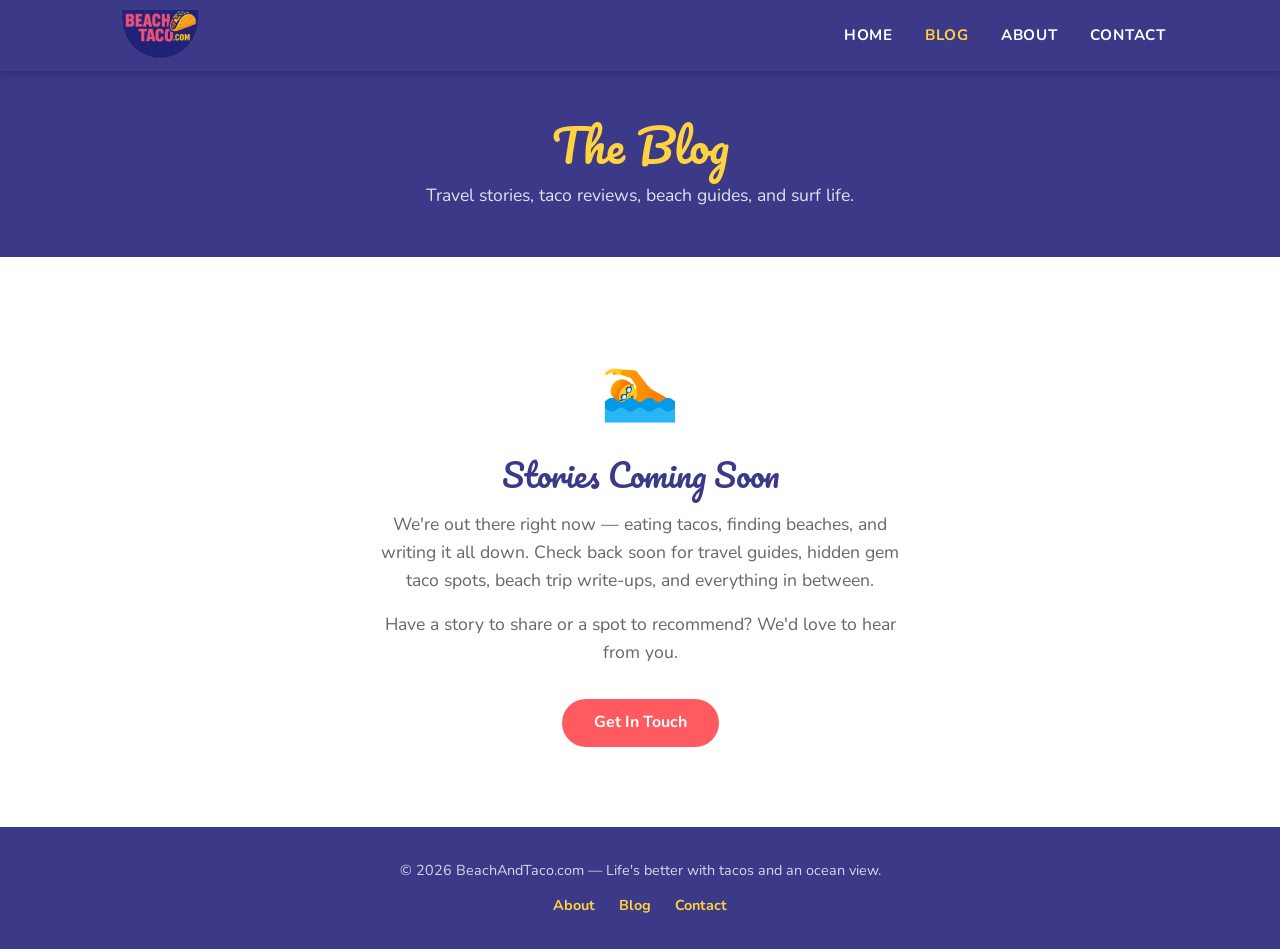
<file: blog/index.html>
<!DOCTYPE html>
<html lang="en">
<head>
  <meta charset="UTF-8">
  <meta name="viewport" content="width=device-width, initial-scale=1.0">
  <title>Blog — BeachAndTaco.com</title>
  <meta name="description" content="Travel stories, taco reviews, beach guides, and surf life — coming soon to BeachAndTaco.com.">
  <link rel="icon" type="image/png" href="../images/beachandtacoLogo.png">
  <link rel="preconnect" href="https://fonts.googleapis.com">
  <link rel="preconnect" href="https://fonts.gstatic.com" crossorigin>
  <link href="https://fonts.googleapis.com/css2?family=Pacifico&family=Nunito:wght@400;600;700&display=swap" rel="stylesheet">
  <link rel="stylesheet" href="../css/style.css">
</head>
<body>

  <header class="site-header">
    <div class="header-inner">
      <a href="../index.html">
        <img src="../images/beachandtacoLogo.png" alt="BeachAndTaco.com" class="logo">
      </a>
      <button class="nav-toggle" aria-label="Open menu">&#9776;</button>
      <nav class="site-nav">
        <ul>
          <li><a href="../index.html">Home</a></li>
          <li><a href="index.html" class="active">Blog</a></li>
          <li><a href="../about.html">About</a></li>
          <li><a href="../contact.html">Contact</a></li>
        </ul>
      </nav>
    </div>
  </header>

  <div class="page-hero">
    <h1>The Blog</h1>
    <p>Travel stories, taco reviews, beach guides, and surf life.</p>
  </div>

  <main>
    <div class="coming-soon">
      <div class="big-icon">&#127946;</div>
      <h2>Stories Coming Soon</h2>
      <p>We're out there right now — eating tacos, finding beaches, and writing it all down. Check back soon for travel guides, hidden gem taco spots, beach trip write-ups, and everything in between.</p>
      <p>Have a story to share or a spot to recommend? We'd love to hear from you.</p>
      <a href="../contact.html" class="btn-home">Get In Touch</a>
    </div>
  </main>

  <footer class="site-footer">
    <p>&copy; 2026 BeachAndTaco.com &mdash; Life's better with tacos and an ocean view.</p>
    <nav class="footer-nav">
      <a href="../about.html">About</a>
      <a href="index.html">Blog</a>
      <a href="../contact.html">Contact</a>
    </nav>
  </footer>

  <script src="../js/nav.js"></script>
</body>
</html>
</file>
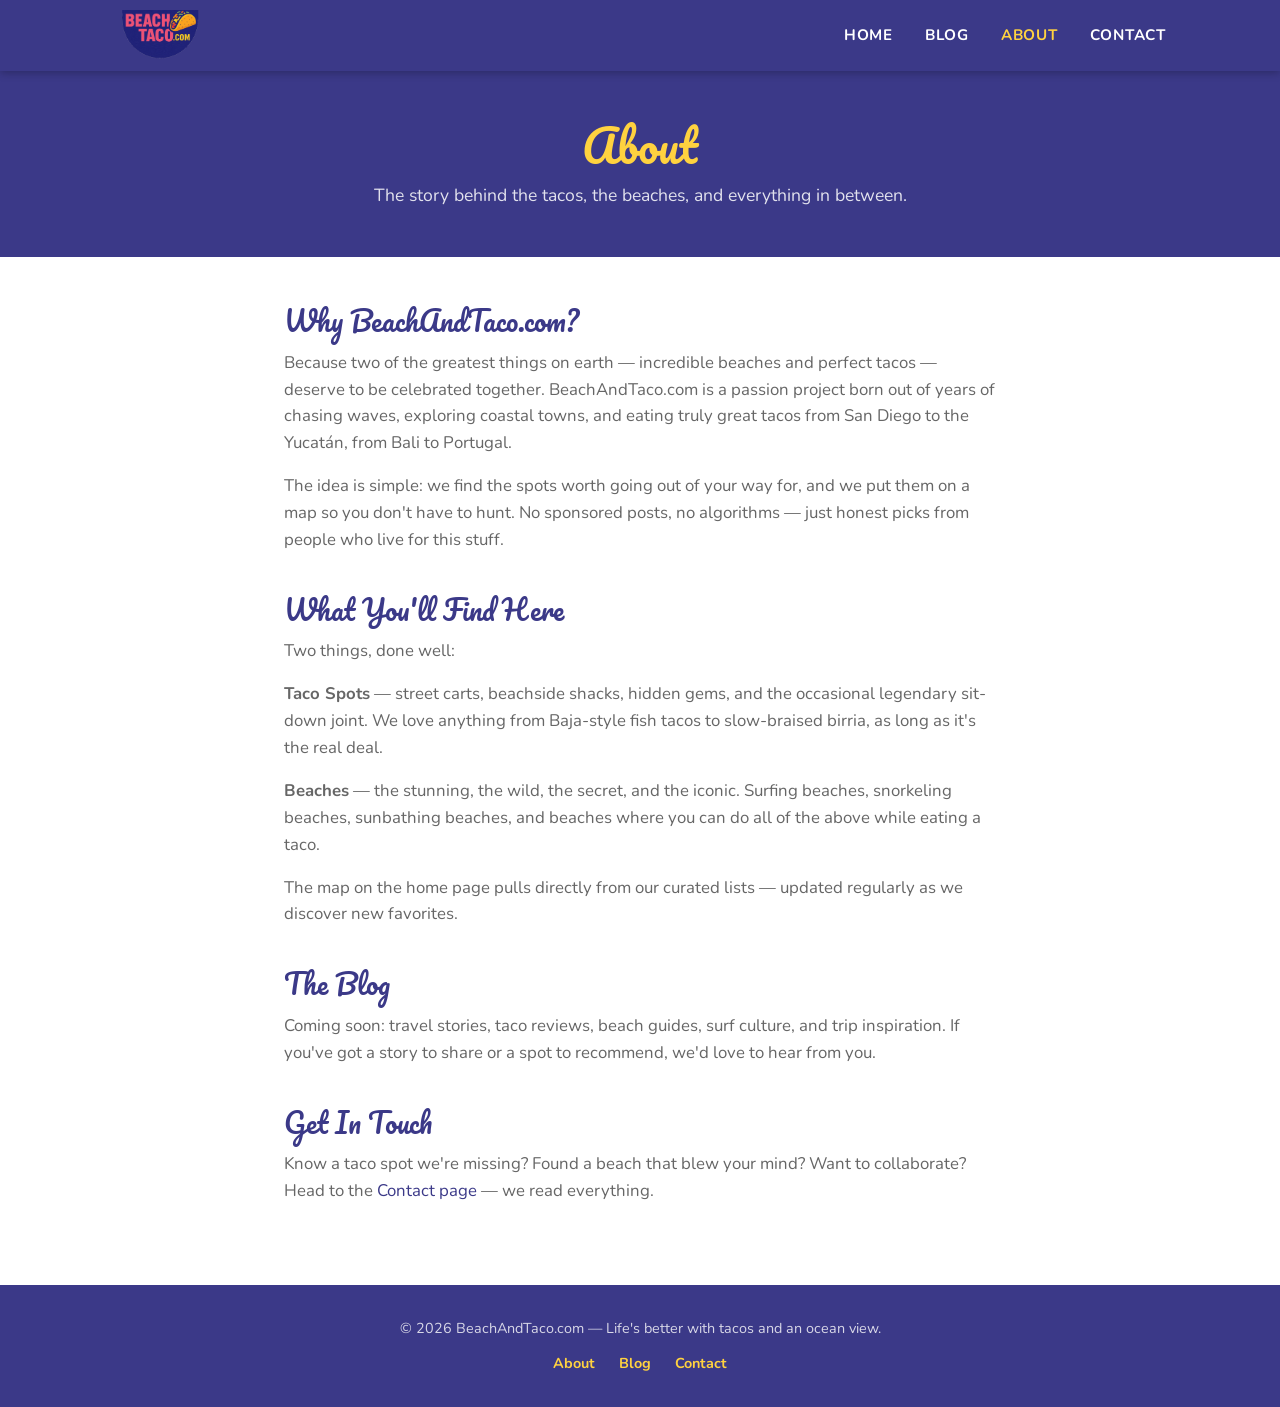
<file: about.html>
<!DOCTYPE html>
<html lang="en">
<head>
  <meta charset="UTF-8">
  <meta name="viewport" content="width=device-width, initial-scale=1.0">
  <title>About — BeachAndTaco.com</title>
  <meta name="description" content="The story behind BeachAndTaco.com — a global guide to the best beaches and taco spots on earth.">
  <link rel="icon" type="image/png" href="images/beachandtacoLogo.png">
  <link rel="preconnect" href="https://fonts.googleapis.com">
  <link rel="preconnect" href="https://fonts.gstatic.com" crossorigin>
  <link href="https://fonts.googleapis.com/css2?family=Pacifico&family=Nunito:wght@400;600;700&display=swap" rel="stylesheet">
  <link rel="stylesheet" href="css/style.css">
</head>
<body>

  <header class="site-header">
    <div class="header-inner">
      <a href="index.html">
        <img src="images/beachandtacoLogo.png" alt="BeachAndTaco.com" class="logo">
      </a>
      <button class="nav-toggle" aria-label="Open menu">&#9776;</button>
      <nav class="site-nav">
        <ul>
          <li><a href="index.html">Home</a></li>
          <li><a href="blog/index.html">Blog</a></li>
          <li><a href="about.html" class="active">About</a></li>
          <li><a href="contact.html">Contact</a></li>
        </ul>
      </nav>
    </div>
  </header>

  <div class="page-hero">
    <h1>About</h1>
    <p>The story behind the tacos, the beaches, and everything in between.</p>
  </div>

  <main>
    <div class="about-content">

      <h2>Why BeachAndTaco.com?</h2>
      <p>Because two of the greatest things on earth — incredible beaches and perfect tacos — deserve to be celebrated together. BeachAndTaco.com is a passion project born out of years of chasing waves, exploring coastal towns, and eating truly great tacos from San Diego to the Yucatán, from Bali to Portugal.</p>
      <p>The idea is simple: we find the spots worth going out of your way for, and we put them on a map so you don't have to hunt. No sponsored posts, no algorithms — just honest picks from people who live for this stuff.</p>

      <h2>What You'll Find Here</h2>
      <p>Two things, done well:</p>
      <p><strong>Taco Spots</strong> — street carts, beachside shacks, hidden gems, and the occasional legendary sit-down joint. We love anything from Baja-style fish tacos to slow-braised birria, as long as it's the real deal.</p>
      <p><strong>Beaches</strong> — the stunning, the wild, the secret, and the iconic. Surfing beaches, snorkeling beaches, sunbathing beaches, and beaches where you can do all of the above while eating a taco.</p>
      <p>The map on the home page pulls directly from our curated lists — updated regularly as we discover new favorites.</p>

      <h2>The Blog</h2>
      <p>Coming soon: travel stories, taco reviews, beach guides, surf culture, and trip inspiration. If you've got a story to share or a spot to recommend, we'd love to hear from you.</p>

      <h2>Get In Touch</h2>
      <p>Know a taco spot we're missing? Found a beach that blew your mind? Want to collaborate? Head to the <a href="contact.html">Contact page</a> — we read everything.</p>

    </div>
  </main>

  <footer class="site-footer">
    <p>&copy; 2026 BeachAndTaco.com &mdash; Life's better with tacos and an ocean view.</p>
    <nav class="footer-nav">
      <a href="about.html">About</a>
      <a href="blog/index.html">Blog</a>
      <a href="contact.html">Contact</a>
    </nav>
  </footer>

  <script src="js/nav.js"></script>
</body>
</html>
</file>
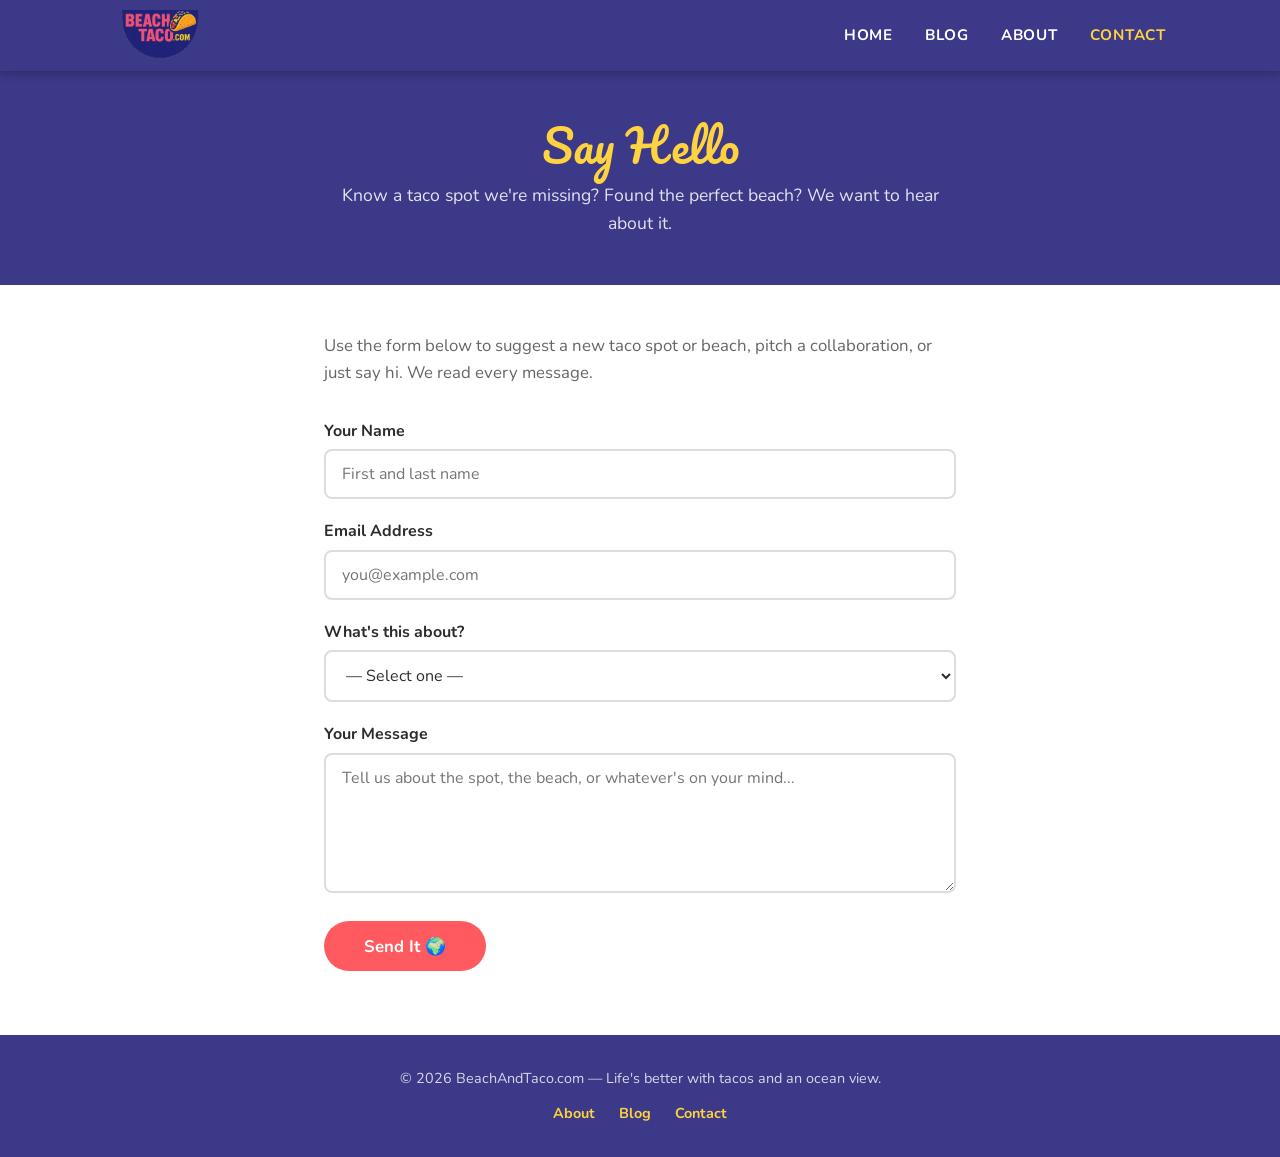
<file: contact.html>
<!DOCTYPE html>
<html lang="en">
<head>
  <meta charset="UTF-8">
  <meta name="viewport" content="width=device-width, initial-scale=1.0">
  <title>Contact — BeachAndTaco.com</title>
  <meta name="description" content="Suggest a taco spot or beach, or reach out for collaborations.">
  <link rel="icon" type="image/png" href="images/beachandtacoLogo.png">
  <link rel="preconnect" href="https://fonts.googleapis.com">
  <link rel="preconnect" href="https://fonts.gstatic.com" crossorigin>
  <link href="https://fonts.googleapis.com/css2?family=Pacifico&family=Nunito:wght@400;600;700&display=swap" rel="stylesheet">
  <link rel="stylesheet" href="css/style.css">
</head>
<body>

  <header class="site-header">
    <div class="header-inner">
      <a href="index.html">
        <img src="images/beachandtacoLogo.png" alt="BeachAndTaco.com" class="logo">
      </a>
      <button class="nav-toggle" aria-label="Open menu">&#9776;</button>
      <nav class="site-nav">
        <ul>
          <li><a href="index.html">Home</a></li>
          <li><a href="blog/index.html">Blog</a></li>
          <li><a href="about.html">About</a></li>
          <li><a href="contact.html" class="active">Contact</a></li>
        </ul>
      </nav>
    </div>
  </header>

  <div class="page-hero">
    <h1>Say Hello</h1>
    <p>Know a taco spot we're missing? Found the perfect beach? We want to hear about it.</p>
  </div>

  <main>
    <div class="contact-wrap">
      <p class="contact-intro">Use the form below to suggest a new taco spot or beach, pitch a collaboration, or just say hi. We read every message.</p>

      <!--
        ACTION: Replace YOUR_FORM_ID below with the endpoint from your Formspree dashboard.
        Example: https://formspree.io/f/xpwzogbd
        Log in at formspree.io → your form → Integration tab → copy the endpoint URL.
      -->
      <form class="contact-form" action="https://formspree.io/f/xzdopord" method="POST">

        <label for="name">Your Name</label>
        <input type="text" id="name" name="name" placeholder="First and last name" required>

        <label for="email">Email Address</label>
        <input type="email" id="email" name="email" placeholder="you@example.com" required>

        <label for="type">What's this about?</label>
        <select id="type" name="type">
          <option value="">— Select one —</option>
          <option value="taco-suggestion">Suggest a Taco Spot</option>
          <option value="beach-suggestion">Suggest a Beach</option>
          <option value="collaboration">Collaboration Inquiry</option>
          <option value="general">General Question</option>
        </select>

        <label for="message">Your Message</label>
        <textarea id="message" name="message" placeholder="Tell us about the spot, the beach, or whatever's on your mind..." required></textarea>

        <button type="submit" class="btn-submit">Send It &#127757;</button>
      </form>
    </div>
  </main>

  <footer class="site-footer">
    <p>&copy; 2026 BeachAndTaco.com &mdash; Life's better with tacos and an ocean view.</p>
    <nav class="footer-nav">
      <a href="about.html">About</a>
      <a href="blog/index.html">Blog</a>
      <a href="contact.html">Contact</a>
    </nav>
  </footer>

  <script src="js/nav.js"></script>
</body>
</html>
</file>
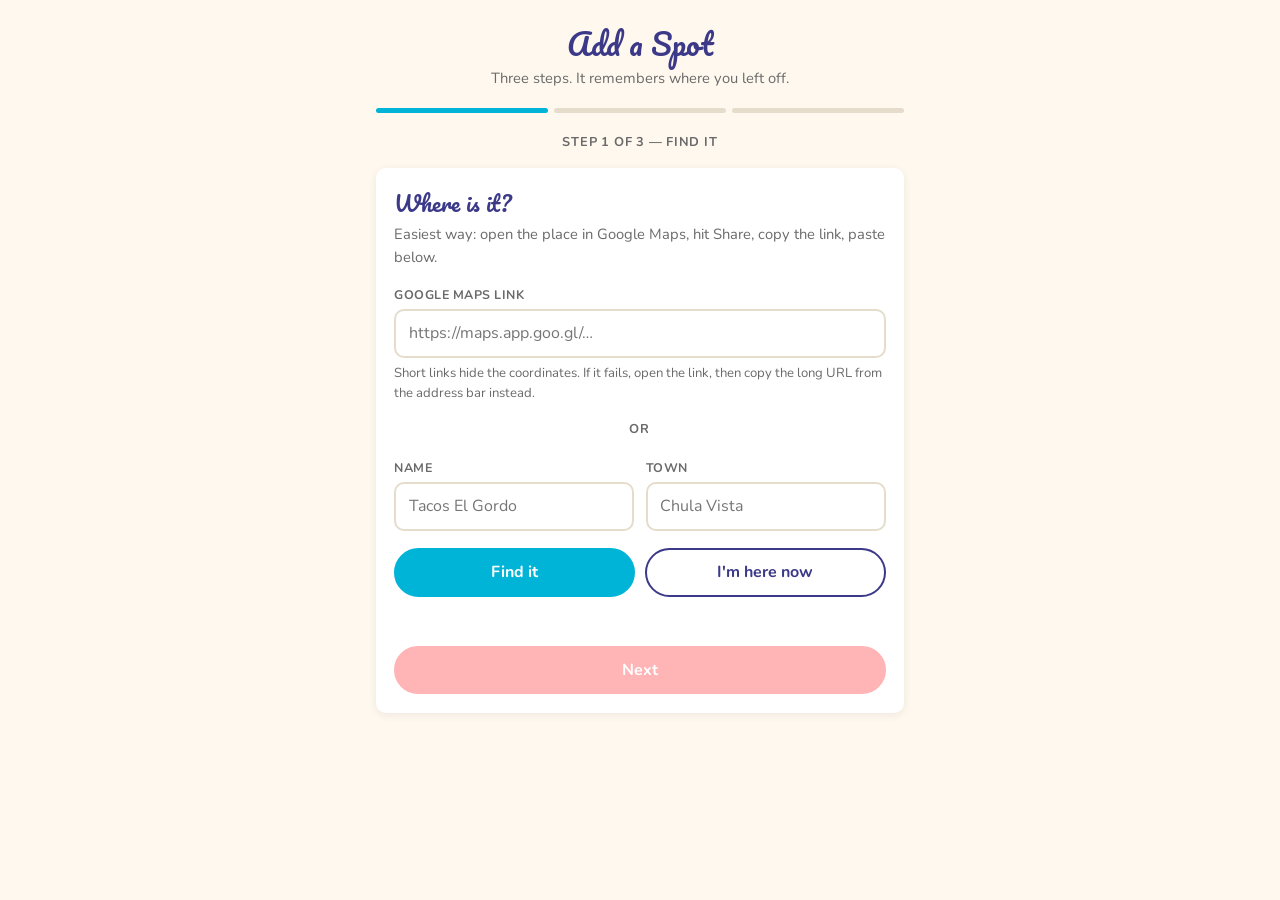
<file: tools/add.html>
<!DOCTYPE html>
<html lang="en">
<head>
  <meta charset="UTF-8">
  <meta name="viewport" content="width=device-width, initial-scale=1.0, viewport-fit=cover">
  <meta name="robots" content="noindex, nofollow">
  <title>Add a Spot — BeachAndTaco.com</title>

  <link rel="manifest" href="/manifest.webmanifest">
  <meta name="theme-color" content="#3B3988">
  <meta name="mobile-web-app-capable" content="yes">
  <meta name="apple-mobile-web-app-capable" content="yes">
  <meta name="apple-mobile-web-app-status-bar-style" content="black-translucent">
  <meta name="apple-mobile-web-app-title" content="Add a Spot">
  <link rel="apple-touch-icon" href="/images/icons/apple-touch-icon.png">
  <link rel="icon" type="image/png" href="/images/icons/icon-192.png">

  <link href="https://fonts.googleapis.com/css2?family=Pacifico&family=Nunito:wght@400;600;700&display=swap" rel="stylesheet">
  <style>
    :root{--blue:#3B3988;--coral:#FF5A5F;--orange:#FF9A3C;--yellow:#FFD23F;
          --teal:#00B4D8;--sand:#FFF8EE;--text:#2C2C2C;--mid:#6A6A6A;--line:#E6DCCB;--r:10px}
    *,*::before,*::after{box-sizing:border-box;margin:0;padding:0}
    /* .row uses display:flex, which beats the hidden attribute's default. */
    [hidden]{display:none!important}
    body{font-family:'Nunito',sans-serif;color:var(--text);background:var(--sand);line-height:1.55;
         padding:env(safe-area-inset-top) 0 calc(env(safe-area-inset-bottom) + 2rem);-webkit-text-size-adjust:100%}
    .wrap{max-width:560px;margin:0 auto;padding:1.25rem 1rem}
    header{text-align:center;margin-bottom:1rem}
    h1{font-family:'Pacifico',cursive;font-weight:400;color:var(--blue);font-size:1.9rem}
    .sub{color:var(--mid);font-size:.92rem}

    /* progress */
    .steps{display:flex;gap:.4rem;margin:1.1rem 0 1.25rem}
    .steps div{flex:1;height:5px;border-radius:3px;background:var(--line);transition:.25s}
    .steps div.on{background:var(--teal)}
    .steps div.done{background:var(--blue)}
    .stepname{text-align:center;font-weight:700;font-size:.8rem;letter-spacing:.06em;
              text-transform:uppercase;color:var(--mid);margin-bottom:1rem}

    .card{background:#fff;border-radius:var(--r);padding:1.15rem;box-shadow:0 2px 10px rgba(0,0,0,.07)}
    .panel[hidden]{display:none}
    h2{font-family:'Pacifico',cursive;font-weight:400;color:var(--blue);font-size:1.35rem;margin-bottom:.2rem}
    .lead{color:var(--mid);font-size:.92rem;margin-bottom:1rem}

    label{display:block;font-weight:700;font-size:.78rem;text-transform:uppercase;
          letter-spacing:.04em;color:var(--mid);margin:.95rem 0 .3rem}
    .panel > .card > label:first-of-type{margin-top:0}
    input,select,textarea{width:100%;padding:.7rem .8rem;border:2px solid var(--line);
      border-radius:var(--r);font-family:inherit;font-size:16px;background:#fff;color:var(--text)}
    input:focus,select:focus,textarea:focus{outline:none;border-color:var(--teal)}
    textarea{min-height:5.5rem;resize:vertical}
    .row{display:flex;gap:.7rem}.row>*{flex:1;min-width:0}
    .hint{font-size:.82rem;color:var(--mid);margin-top:.35rem}
    .or{text-align:center;color:var(--mid);font-size:.8rem;font-weight:700;
        letter-spacing:.08em;text-transform:uppercase;margin:1rem 0 .2rem}

    button{font-family:inherit;font-weight:700;font-size:1rem;cursor:pointer;border-radius:50px;
           padding:.7rem 1.3rem;border:2px solid;transition:.15s;-webkit-tap-highlight-color:transparent}
    button:disabled{opacity:.45;cursor:not-allowed}
    .primary{background:var(--teal);border-color:var(--teal);color:#fff}
    .primary:active{transform:scale(.98)}
    .ghost{background:#fff;border-color:var(--blue);color:var(--blue)}
    .go{background:var(--coral);border-color:var(--coral);color:#fff}
    .btns{display:flex;gap:.6rem;margin-top:1.1rem}
    .btns button{flex:1}
    .full{width:100%;display:block;text-align:center;text-decoration:none;margin-top:.7rem}

    .status{font-size:.88rem;margin-top:.7rem;min-height:1.3rem}
    .status.err{color:var(--coral);font-weight:700}
    .status.ok{color:#0a7d2c;font-weight:700}
    .found{background:var(--sand);border:2px solid var(--line);border-radius:var(--r);
           padding:.7rem .85rem;margin-top:.8rem;font-size:.88rem}
    .found b{color:var(--blue)}

    pre{background:#1e1e2e;color:#e8e8f2;padding:.9rem;border-radius:var(--r);
        overflow-x:auto;font-size:.8rem;line-height:1.45;white-space:pre;-webkit-overflow-scrolling:touch}
    ol{padding-left:1.25rem;font-size:.92rem;color:var(--text)}
    ol li{margin:.55rem 0}
    code{background:var(--sand);padding:.1rem .35rem;border-radius:4px;font-size:.88em}
    .tip{background:#FFF4E0;border-left:4px solid var(--orange);padding:.7rem .85rem;
         border-radius:6px;font-size:.87rem;margin-top:1rem;color:#6b4a12}
  </style>
</head>
<body>
<div class="wrap">
  <header>
    <h1>Add a Spot</h1>
    <p class="sub">Three steps. It remembers where you left off.</p>
  </header>

  <div class="steps">
    <div id="b1"></div><div id="b2"></div><div id="b3"></div>
  </div>
  <p class="stepname" id="stepname">Step 1 of 3 — Find it</p>

  <!-- STEP 1 -->
  <section class="panel" id="p1">
    <div class="card">
      <h2>Where is it?</h2>
      <p class="lead">Easiest way: open the place in Google Maps, hit Share, copy the link, paste below.</p>

      <label for="url">Google Maps link</label>
      <input id="url" type="url" inputmode="url" autocomplete="off"
             placeholder="https://maps.app.goo.gl/…">
      <p class="hint">Short links hide the coordinates. If it fails, open the link, then copy the
        long URL from the address bar instead.</p>

      <p class="or">or</p>

      <div class="row">
        <div><label for="name">Name</label>
          <input id="name" type="text" autocomplete="off" placeholder="Tacos El Gordo"></div>
        <div><label for="hint">Town</label>
          <input id="hint" type="text" autocomplete="off" placeholder="Chula Vista"></div>
      </div>

      <div class="btns">
        <button class="primary" id="lookup">Find it</button>
        <button class="ghost" id="useGps">I'm here now</button>
      </div>
      <p class="status" id="status"></p>
      <div class="found" id="found" hidden></div>

      <div class="btns">
        <button class="go" id="to2" disabled>Next</button>
      </div>
      <p class="hint" id="manualHint" hidden>
        No luck? In Google Maps, press and hold the pin, and the coordinates appear at the top —
        paste them here.
      </p>
      <div class="row" id="manual" hidden>
        <div><label for="lat">Latitude</label><input id="lat" inputmode="decimal" placeholder="32.6349"></div>
        <div><label for="lng">Longitude</label><input id="lng" inputmode="decimal" placeholder="-117.0725"></div>
      </div>
    </div>
  </section>

  <!-- STEP 2 -->
  <section class="panel" id="p2" hidden>
    <div class="card">
      <h2>What was it like?</h2>
      <p class="lead">Only the type matters. Everything else is optional.</p>

      <label for="type">Beach or taco?</label>
      <select id="type">
        <option value="taco">Taco spot</option>
        <option value="beach">Beach</option>
      </select>

      <div class="row">
        <div><label for="rating">Rating</label>
          <select id="rating">
            <option value="">No rating</option>
            <option value="5">★★★★★</option><option value="4">★★★★☆</option>
            <option value="3">★★★☆☆</option><option value="2">★★☆☆☆</option>
            <option value="1">★☆☆☆☆</option>
          </select></div>
        <div><label for="visited">Visited</label><input id="visited" type="date"></div>
      </div>

      <label for="notes">Notes</label>
      <textarea id="notes" placeholder="What to order, when to go, what makes it worth the trip."></textarea>

      <label for="city">City</label><input id="city" type="text">
      <div class="row">
        <div><label for="region">Region</label><input id="region" type="text"></div>
        <div><label for="country">Country</label><input id="country" type="text"></div>
      </div>
      <label for="photo">Photo path <span style="text-transform:none;font-weight:400">(optional)</span></label>
      <input id="photo" type="text" placeholder="images/places/el-gordo.jpg">

      <div class="btns">
        <button class="ghost" id="back1">Back</button>
        <button class="go" id="to3">Next</button>
      </div>
    </div>
  </section>

  <!-- STEP 3 -->
  <section class="panel" id="p3" hidden>
    <div class="card">
      <h2>Put it on the site</h2>
      <p class="lead">Copy this, then paste it into the file on GitHub.</p>
      <pre id="out"></pre>
      <button class="primary full" id="copy">Copy</button>
      <p class="status" id="copyStatus"></p>

      <ol>
        <li>Tap <b>Copy</b> above.</li>
        <li>Tap <b>Open the file on GitHub</b> below. Sign in if it asks.</li>
        <li>Find the line that reads <code>"places": [</code> near the top.</li>
        <li>Paste on a new line directly under it.</li>
        <li>Scroll down, tap <b>Commit changes</b>.</li>
      </ol>
      <a class="primary full" id="gh" href="#" target="_blank" rel="noopener"
         style="padding:.7rem 1.3rem;border-radius:50px;border:2px solid var(--teal)">
        Open the file on GitHub</a>

      <div class="tip"><b>Why under that line?</b> New spots go at the top of the array.
        The site sorts by date anyway, so position doesn't matter — but pasting in the same
        place every time means the commas always end up right.</div>

      <div class="btns">
        <button class="ghost" id="back2">Back</button>
        <button class="go" id="again">Add another</button>
      </div>
    </div>
  </section>
</div>

<script>
const $ = (id) => document.getElementById(id);
const GH_EDIT = 'https://github.com/cvignoles/beachandtaco/edit/main/data/places.json';
const FIELDS = ['url','name','hint','lat','lng','city','region','country','type','visited','rating','notes','photo'];
let step = 1;

/* ---------- step machine ---------- */
const NAMES = { 1:'Find it', 2:'Describe it', 3:'Publish it' };
function show(n) {
  step = n;
  [1,2,3].forEach((i) => { $('p'+i).hidden = (i !== n); });
  [1,2,3].forEach((i) => {
    const bar = $('b'+i);
    bar.className = i < n ? 'done' : i === n ? 'on' : '';
  });
  $('stepname').textContent = `Step ${n} of 3 — ${NAMES[n]}`;
  if (n === 3) $('out').textContent = JSON.stringify(build(), null, 2) + ',';
  window.scrollTo({ top: 0, behavior: 'smooth' });
  save();
}

function say(msg, kind) {
  $('status').textContent = msg || '';
  $('status').className = 'status' + (kind ? ' ' + kind : '');
}

/* ---------- reading a Maps link ---------- */
const COORD_PATTERNS = [
  /@(-?\d+\.\d+),(-?\d+\.\d+)/, /[?&]q=(-?\d+\.\d+),\s*(-?\d+\.\d+)/,
  /[?&]ll=(-?\d+\.\d+),(-?\d+\.\d+)/, /!3d(-?\d+\.\d+)!4d(-?\d+\.\d+)/,
  /\/search\/(-?\d+\.\d+),\s*(-?\d+\.\d+)/,
];
function fromUrl(url) {
  let lat = null, lng = null, name = '';
  for (const re of COORD_PATTERNS) {
    const m = url.match(re);
    if (m) { lat = parseFloat(m[1]); lng = parseFloat(m[2]); break; }
  }
  const nm = url.match(/\/maps\/place\/([^/@?]+)/);
  if (nm) name = decodeURIComponent(nm[1].replace(/\+/g, ' ')).trim();
  return { lat, lng, name };
}

/* ---------- geocoding ---------- */
const COUNTRY_ALIASES = { 'méxico':'Mexico','españa':'Spain','usa':'United States',
  'united states of america':'United States','italia':'Italy','deutschland':'Germany' };
const normCountry = (c) => c ? (COUNTRY_ALIASES[c.trim().toLowerCase()] || c.trim()) : '';

// Reject city centroids — they look plausible and are wrong for a restaurant.
const VAGUE = new Set(['city','town','village','municipality','hamlet','state','country','county',
  'administrative','suburb','quarter','neighbourhood','city_district','road','residential','postcode','locality']);
const POI = new Set(['amenity','shop','leisure','tourism','natural','historic','building','club','office']);
const isPrecise = (r) => !VAGUE.has((r.addresstype || r.type || '').toLowerCase())
                      && POI.has((r.category || '').toLowerCase());

function fillAddress(addr) {
  if (!addr) return;
  const city = addr.city || addr.town || addr.village || addr.municipality
            || addr.suburb || addr.county || '';
  if (city) $('city').value = city;
  if (addr.state) $('region').value = addr.state;
  if (addr.country) $('country').value = normCountry(addr.country);
}

async function osm(path) {
  const r = await fetch('https://nominatim.openstreetmap.org/' + path,
                        { headers: { 'Accept': 'application/json' } });
  if (!r.ok) throw new Error('Lookup failed (' + r.status + ')');
  return r.json();
}
const reverse = (lat, lng) =>
  osm(`reverse?lat=${lat}&lon=${lng}&format=jsonv2&zoom=14&addressdetails=1`);
const forward = (q) =>
  osm(`search?q=${encodeURIComponent(q)}&format=jsonv2&limit=5&addressdetails=1`)
    .then((rs) => rs.filter(isPrecise));

function located(lat, lng, label) {
  $('lat').value = (+lat).toFixed(6);
  $('lng').value = (+lng).toFixed(6);
  $('found').hidden = false;
  $('found').innerHTML = '<b>Found:</b> ' + (label || `${(+lat).toFixed(5)}, ${(+lng).toFixed(5)}`);
  $('to2').disabled = false;
  save();
}

function stuck(msg) {
  say(msg, 'err');
  $('manualHint').hidden = false;
  $('manual').hidden = false;
}

$('lookup').addEventListener('click', async () => {
  const url = $('url').value.trim();
  try {
    if (url) {
      const { lat, lng, name } = fromUrl(url);
      if (name && !$('name').value) $('name').value = name;
      if (lat !== null) {
        say('Got it. Filling in the town…');
        located(lat, lng);
        try { fillAddress((await reverse(lat, lng)).address); } catch (e) {}
        say('Found it.', 'ok');
        $('found').innerHTML = '<b>Found:</b> ' + ($('name').value || 'that spot')
          + ($('city').value ? ' in ' + $('city').value : '');
        return;
      }
      if (!$('name').value && !$('hint').value) {
        stuck('That short link hides its coordinates. Open it in Maps, then copy the long URL — '
            + 'or just type the name and town above.');
        return;
      }
    }
    const q = [$('name').value.trim(), $('hint').value.trim()].filter(Boolean).join(', ');
    if (!q) { say('Paste a link, or type a name and town.', 'err'); return; }
    say('Looking for "' + q + '"…');
    const hits = await forward(q);
    if (!hits.length) { stuck('Could not find that one confidently.'); return; }
    const h = hits[0];
    located(h.lat, h.lon, h.display_name);
    fillAddress(h.address);
    say('Found it.', 'ok');
  } catch (err) {
    stuck(String(err.message || err));
  }
});

$('useGps').addEventListener('click', () => {
  if (!navigator.geolocation) { say('This browser has no location access.', 'err'); return; }
  say('Getting your location…');
  navigator.geolocation.getCurrentPosition(async (pos) => {
    located(pos.coords.latitude, pos.coords.longitude);
    try { fillAddress((await reverse($('lat').value, $('lng').value)).address); } catch (e) {}
    say('Using where you are now. Add the name on the next step.', 'ok');
  }, () => say('Location permission denied.', 'err'), { enableHighAccuracy: true, timeout: 10000 });
});

// Typed-in coordinates also unlock Next.
['lat','lng'].forEach((id) => $(id).addEventListener('input', () => {
  const ok = Number.isFinite(parseFloat($('lat').value)) && Number.isFinite(parseFloat($('lng').value));
  $('to2').disabled = !ok;
}));

/* ---------- building the entry ---------- */
function build() {
  const num = (v) => { const n = parseFloat(v); return Number.isFinite(n) ? n : null; };
  const e = {};
  const name = $('name').value.trim();
  if (name) e.name = name;
  e.type = $('type').value;
  const lat = num($('lat').value), lng = num($('lng').value);
  if (lat !== null) e.lat = +lat.toFixed(6);
  if (lng !== null) e.lng = +lng.toFixed(6);
  for (const k of ['city','region','country']) {
    const v = $(k).value.trim();
    if (v) e[k] = k === 'country' ? normCountry(v) : v;
  }
  if ($('visited').value) e.visited = $('visited').value;
  if ($('rating').value) e.rating = parseInt($('rating').value, 10);
  const notes = $('notes').value.trim().replace(/\s+/g, ' ');
  if (notes) e.notes = notes;
  const url = $('url').value.trim();
  if (url) e.mapsUrl = url;
  const photo = $('photo').value.trim();
  if (photo) e.photo = photo;
  return e;
}

/* ---------- navigation ---------- */
$('to2').addEventListener('click', () => show(2));
$('back1').addEventListener('click', () => show(1));
$('to3').addEventListener('click', () => {
  if (!$('name').value.trim()) {
    const n = prompt('What is this place called?');
    if (!n) return;
    $('name').value = n.trim();
  }
  show(3);
});
$('back2').addEventListener('click', () => show(2));
$('again').addEventListener('click', () => {
  if (!confirm('Clear this one and start a new spot?')) return;
  FIELDS.forEach((f) => { if (f !== 'type') $(f).value = ''; });
  $('type').value = 'taco'; $('rating').value = '';
  $('visited').valueAsDate = new Date();
  $('found').hidden = true; $('manual').hidden = true; $('manualHint').hidden = true;
  $('to2').disabled = true; say('');
  try { localStorage.removeItem('bt-add-draft'); } catch {}
  show(1);
});

$('gh').href = GH_EDIT;

$('copy').addEventListener('click', async () => {
  const text = $('out').textContent;
  const done = (m, cls) => {
    $('copyStatus').textContent = m;
    $('copyStatus').className = 'status' + (cls ? ' ' + cls : '');
    setTimeout(() => { $('copyStatus').textContent = ''; }, 4000);
  };
  try {
    await navigator.clipboard.writeText(text);
    done('Copied. Now tap Open the file on GitHub.', 'ok');
  } catch {
    const r = document.createRange();
    r.selectNodeContents($('out'));
    const s = getSelection(); s.removeAllRanges(); s.addRange(r);
    done('Selected — press Copy on the selection.');
  }
});

/* ---------- draft persistence ---------- */
function save() {
  try {
    const d = { _step: step };
    FIELDS.forEach((f) => d[f] = $(f).value);
    localStorage.setItem('bt-add-draft', JSON.stringify(d));
  } catch {}
}
function restore() {
  try {
    const d = JSON.parse(localStorage.getItem('bt-add-draft') || '{}');
    FIELDS.forEach((f) => { if (d[f]) $(f).value = d[f]; });
    if (d.lat && d.lng) { $('to2').disabled = false; }
    return d._step || 1;
  } catch { return 1; }
}

FIELDS.forEach((f) => $(f).addEventListener('input', save));
const startAt = restore();
if (!$('visited').value) $('visited').valueAsDate = new Date();
show(startAt);
</script>
</body>
</html>
</file>
<file: css/style.css>
/* ===== Custom Properties ===== */
:root {
  --blue-dark:  #3B3988;
  --coral:      #FF5A5F;
  --orange:     #FF9A3C;
  --yellow:     #FFD23F;
  --teal:       #00B4D8;
  --white:      #FFFFFF;
  --sand:       #FFF8EE;
  --text-dark:  #2C2C2C;
  --text-mid:   #666666;
  --radius:     8px;
  --max-width:  1100px;
  --transition: 0.2s ease;
}

/* ===== Reset & Base ===== */
*, *::before, *::after { box-sizing: border-box; margin: 0; padding: 0; }
html { scroll-behavior: smooth; }
body {
  font-family: 'Nunito', sans-serif;
  font-size: 16px;
  color: var(--text-dark);
  background: var(--white);
  line-height: 1.6;
}
img { max-width: 100%; height: auto; display: block; }
a { color: var(--blue-dark); text-decoration: none; }
a:hover { color: var(--coral); }
h1, h2, h3 { font-family: 'Pacifico', cursive; font-weight: 400; line-height: 1.2; }

/* ===== Header & Nav ===== */
.site-header {
  position: sticky;
  top: 0;
  z-index: 100;
  background: var(--blue-dark);
  box-shadow: 0 2px 8px rgba(0,0,0,0.25);
}

.header-inner {
  max-width: var(--max-width);
  margin: 0 auto;
  padding: 0.6rem 1.5rem;
  display: flex;
  align-items: center;
  justify-content: space-between;
  position: relative;
}

.logo { height: 52px; width: auto; }

.site-nav ul { list-style: none; display: flex; gap: 2rem; }

.site-nav a {
  color: var(--white);
  font-family: 'Nunito', sans-serif;
  font-weight: 700;
  font-size: 0.95rem;
  letter-spacing: 0.05em;
  text-transform: uppercase;
  transition: color var(--transition);
}
.site-nav a:hover,
.site-nav a.active { color: var(--yellow); }

.nav-toggle {
  display: none;
  background: none;
  border: none;
  color: var(--white);
  font-size: 1.75rem;
  cursor: pointer;
  line-height: 1;
}

/* ===== Banner ===== */
.banner-wrap { width: 100%; line-height: 0; overflow: hidden; display: block; }
.banner-img { width: 100%; height: auto; object-fit: cover; display: block; }

/* ===== No-logo nav (home page) ===== */
.site-header.no-logo .header-inner { justify-content: center; }
.site-header.no-logo .nav-toggle   { position: absolute; right: 1.5rem; }

/* ===== Intro ===== */
.intro {
  text-align: center;
  padding: 3.5rem 1.5rem 2rem;
  max-width: 720px;
  margin: 0 auto;
}
.intro h1 {
  font-size: clamp(1.8rem, 4vw, 2.8rem);
  color: var(--blue-dark);
  margin-bottom: 1rem;
}
.intro p { font-size: 1.1rem; color: var(--text-mid); }

/* ===== Map Section ===== */
.map-section { padding: 0.5rem 0 3rem; }

.map-controls {
  display: flex;
  justify-content: center;
  gap: 1rem;
  padding: 0 1.5rem 1rem;
}

.layer-btn {
  padding: 0.55rem 1.4rem;
  border-radius: 50px;
  border: 2px solid;
  font-family: 'Nunito', sans-serif;
  font-weight: 700;
  font-size: 1rem;
  cursor: pointer;
  transition: all var(--transition);
}

.layer-btn[data-layer="tacos"]         { background: var(--coral); border-color: var(--coral); color: var(--white); }
.layer-btn[data-layer="tacos"].off     { background: var(--white); color: var(--coral); }
.layer-btn[data-layer="beaches"]       { background: var(--teal);  border-color: var(--teal);  color: var(--white); }
.layer-btn[data-layer="beaches"].off   { background: var(--white); color: var(--teal); }

#map { width: 100%; height: 520px; }

/* ===== Map Filter Controls ===== */
.country-filter {
  padding: 0.55rem 1.1rem;
  border-radius: 50px;
  border: 2px solid var(--blue-dark);
  background: var(--white);
  color: var(--blue-dark);
  font-family: 'Nunito', sans-serif;
  font-weight: 700;
  font-size: 1rem;
  cursor: pointer;
  transition: all var(--transition);
}
.country-filter:hover { background: var(--sand); }

.ghost-btn {
  padding: 0.55rem 1.4rem;
  border-radius: 50px;
  border: 2px solid var(--blue-dark);
  background: var(--white);
  color: var(--blue-dark);
  font-family: 'Nunito', sans-serif;
  font-weight: 700;
  font-size: 1rem;
  cursor: pointer;
  transition: all var(--transition);
}
.ghost-btn:hover { background: var(--blue-dark); color: var(--white); }

/* ===== Place List (The Log) ===== */
.places-section {
  max-width: var(--max-width);
  margin: 0 auto;
  padding: 2.5rem 1.5rem 3.5rem;
}

.places-header {
  display: flex;
  align-items: baseline;
  gap: 0.9rem;
  flex-wrap: wrap;
}
.places-header h2 { font-size: 2rem; color: var(--blue-dark); }

.list-count {
  font-weight: 700;
  font-size: 0.9rem;
  color: var(--white);
  background: var(--orange);
  padding: 0.15rem 0.75rem;
  border-radius: 50px;
}

.places-sub {
  color: var(--text-mid);
  margin: 0.4rem 0 1.75rem;
}

.place-list {
  display: grid;
  grid-template-columns: repeat(auto-fill, minmax(280px, 1fr));
  gap: 1.5rem;
}

.list-empty {
  color: var(--text-mid);
  font-style: italic;
  padding: 1.5rem 0;
}

.place-card {
  background: var(--white);
  border: 2px solid var(--sand);
  border-radius: var(--radius);
  overflow: hidden;
  cursor: pointer;
  display: flex;
  flex-direction: column;
  box-shadow: 0 2px 6px rgba(0,0,0,0.06);
  transition: transform var(--transition), box-shadow var(--transition), border-color var(--transition);
}
.place-card:hover,
.place-card:focus-visible {
  transform: translateY(-3px);
  box-shadow: 0 8px 18px rgba(0,0,0,0.12);
  outline: none;
}
.place-card.type-taco:hover,
.place-card.type-taco.active  { border-color: var(--coral); }
.place-card.type-beach:hover,
.place-card.type-beach.active { border-color: var(--teal); }
.place-card.active { box-shadow: 0 8px 18px rgba(0,0,0,0.14); }

.card-photo { width: 100%; height: 170px; object-fit: cover; }

.card-body {
  padding: 1.1rem 1.2rem 1rem;
  display: flex;
  flex-direction: column;
  flex: 1;
}

.card-top {
  display: flex;
  align-items: center;
  justify-content: space-between;
  gap: 0.6rem;
  margin-bottom: 0.6rem;
}

.type-badge {
  display: inline-block;
  color: var(--white);
  font-size: 0.72rem;
  font-weight: 700;
  letter-spacing: 0.02em;
  padding: 0.22rem 0.7rem;
  border-radius: 50px;
  white-space: nowrap;
}

.stars { color: var(--yellow); font-size: 0.95rem; letter-spacing: 0.05em; }

.place-card h3 {
  font-size: 1.3rem;
  color: var(--blue-dark);
  margin-bottom: 0.15rem;
}

.card-where {
  font-size: 0.85rem;
  font-weight: 700;
  color: var(--text-mid);
  text-transform: uppercase;
  letter-spacing: 0.03em;
  margin-bottom: 0.6rem;
}

.card-notes {
  font-size: 0.95rem;
  color: var(--text-dark);
  margin-bottom: 0.9rem;
  flex: 1;
}

.card-foot {
  display: flex;
  align-items: center;
  justify-content: space-between;
  gap: 0.75rem;
  font-size: 0.82rem;
  color: var(--text-mid);
  border-top: 1px solid var(--sand);
  padding-top: 0.7rem;
  margin-top: auto;
}
.card-foot a { font-weight: 700; }

/* ===== Map Info Window ===== */
.iw { max-width: 260px; font-family: 'Nunito', sans-serif; }
.iw-photo { width: 100%; height: 120px; object-fit: cover; border-radius: var(--radius); margin-bottom: 0.6rem; }
.iw-title { font-size: 1.2rem; color: var(--blue-dark); margin: 0.4rem 0 0.1rem; }
.iw-where { font-size: 0.82rem; font-weight: 700; color: var(--text-mid); text-transform: uppercase; letter-spacing: 0.03em; }
.iw-notes { font-size: 0.92rem; margin: 0.5rem 0 0.6rem; }
.iw-links { display: flex; gap: 0.9rem; font-size: 0.85rem; font-weight: 700; }

/* ===== Footer ===== */
.site-footer {
  background: var(--blue-dark);
  color: rgba(255,255,255,0.8);
  text-align: center;
  padding: 2rem 1.5rem;
  font-size: 0.9rem;
}
.site-footer p { margin-bottom: 0.75rem; }
.footer-nav { display: flex; justify-content: center; gap: 1.5rem; }
.footer-nav a { color: var(--yellow); font-weight: 700; }
.footer-nav a:hover { color: var(--white); }

/* ===== Page Hero (inner pages) ===== */
.page-hero {
  background: var(--blue-dark);
  color: var(--white);
  text-align: center;
  padding: 3rem 1.5rem;
}
.page-hero h1 {
  font-size: clamp(1.8rem, 4vw, 2.8rem);
  color: var(--yellow);
  margin-bottom: 0.5rem;
}
.page-hero p {
  font-size: 1.1rem;
  opacity: 0.85;
  max-width: 600px;
  margin: 0 auto;
}

/* ===== About ===== */
.about-content {
  max-width: 760px;
  margin: 0 auto;
  padding: 3rem 1.5rem 4rem;
}
.about-content h2 {
  font-size: 1.7rem;
  color: var(--blue-dark);
  margin: 2.5rem 0 0.75rem;
}
.about-content h2:first-child { margin-top: 0; }
.about-content p { color: var(--text-mid); margin-bottom: 1rem; font-size: 1.05rem; }

/* ===== Contact ===== */
.contact-wrap {
  max-width: 680px;
  margin: 0 auto;
  padding: 3rem 1.5rem 4rem;
}
.contact-intro { margin-bottom: 2rem; color: var(--text-mid); font-size: 1.05rem; }

.contact-form label {
  display: block;
  font-weight: 700;
  margin-bottom: 0.3rem;
  color: var(--text-dark);
}
.contact-form input,
.contact-form select,
.contact-form textarea {
  width: 100%;
  padding: 0.75rem 1rem;
  border: 2px solid #DDD;
  border-radius: var(--radius);
  font-family: 'Nunito', sans-serif;
  font-size: 1rem;
  color: var(--text-dark);
  margin-bottom: 1.25rem;
  background: var(--white);
  transition: border-color var(--transition);
}
.contact-form input:focus,
.contact-form select:focus,
.contact-form textarea:focus { outline: none; border-color: var(--teal); }
.contact-form textarea { height: 140px; resize: vertical; }

.btn-submit {
  background: var(--coral);
  color: var(--white);
  border: none;
  padding: 0.85rem 2.5rem;
  border-radius: 50px;
  font-family: 'Nunito', sans-serif;
  font-size: 1.05rem;
  font-weight: 700;
  cursor: pointer;
  transition: background var(--transition), transform var(--transition);
}
.btn-submit:hover { background: var(--blue-dark); transform: translateY(-2px); }

/* ===== Blog Coming Soon ===== */
.coming-soon {
  text-align: center;
  padding: 5rem 1.5rem;
  max-width: 600px;
  margin: 0 auto;
}
.coming-soon .big-icon { font-size: 4rem; margin-bottom: 1rem; }
.coming-soon h2 { font-size: 2rem; color: var(--blue-dark); margin-bottom: 1rem; }
.coming-soon p { font-size: 1.1rem; color: var(--text-mid); margin-bottom: 1rem; }
.coming-soon .btn-home {
  display: inline-block;
  margin-top: 1rem;
  padding: 0.7rem 2rem;
  border-radius: 50px;
  background: var(--coral);
  color: var(--white);
  font-weight: 700;
  font-size: 1rem;
  transition: background var(--transition);
}
.coming-soon .btn-home:hover { background: var(--blue-dark); color: var(--white); }

/* ===== Blog Post ===== */
.post-wrap {
  max-width: 760px;
  margin: 0 auto;
  padding: 3rem 1.5rem 4rem;
}
.post-meta {
  text-transform: uppercase;
  letter-spacing: 0.06em;
  font-size: 0.85rem;
  color: var(--text-mid);
  margin-bottom: 0.5rem;
}
.post-wrap h1 {
  font-size: clamp(1.8rem, 3.5vw, 2.5rem);
  color: var(--blue-dark);
  margin-bottom: 0.75rem;
}
.post-tagline { font-size: 1.15rem; color: var(--text-mid); margin-bottom: 2rem; }
.post-hero-img {
  width: 100%;
  max-height: 420px;
  object-fit: cover;
  border-radius: var(--radius);
  margin-bottom: 2rem;
}
.post-body p  { font-size: 1.05rem; color: var(--text-mid); margin-bottom: 1.25rem; }
.post-body h2 { font-size: 1.6rem; color: var(--blue-dark); margin: 2rem 0 0.75rem; }
.post-body h3 { font-size: 1.3rem; color: var(--coral); margin: 1.5rem 0 0.5rem; }
.post-body ul,
.post-body ol  { margin: 0 0 1.25rem 1.5rem; color: var(--text-mid); }
.post-body li  { margin-bottom: 0.4rem; }
.back-link { display: inline-block; margin-bottom: 2rem; color: var(--teal); font-weight: 700; }
.back-link:hover { color: var(--blue-dark); }

/* ===== Responsive ===== */
@media (max-width: 768px) {
  .nav-toggle { display: block; }

  .site-nav {
    display: none;
    position: absolute;
    top: 100%;
    left: 0;
    right: 0;
    background: var(--blue-dark);
    padding: 0.5rem 1.5rem 1.5rem;
    box-shadow: 0 4px 8px rgba(0,0,0,0.2);
  }
  .site-nav.open { display: block; }
  .site-nav ul { flex-direction: column; gap: 0; }
  .site-nav a {
    display: block;
    padding: 0.75rem 0;
    border-bottom: 1px solid rgba(255,255,255,0.1);
    font-size: 1rem;
  }

  #map { height: 380px; }
  .map-controls { flex-wrap: wrap; }
  .places-header h2 { font-size: 1.6rem; }
  .place-list { grid-template-columns: 1fr; }
}

@media (max-width: 480px) {
  .intro h1 { font-size: 1.6rem; }
  #map { height: 300px; }
  .places-section { padding: 2rem 1.1rem 2.5rem; }
  .layer-btn, .ghost-btn, .country-filter { font-size: 0.9rem; padding: 0.5rem 1rem; }
}

/* ===== Map Failure Fallback ===== */
.map-error {
  display: flex;
  align-items: center;
  justify-content: center;
  height: 100%;
  margin: 0;
  padding: 1.5rem;
  text-align: center;
  background: var(--sand);
  color: var(--text-mid);
  font-weight: 700;
}
</file>
